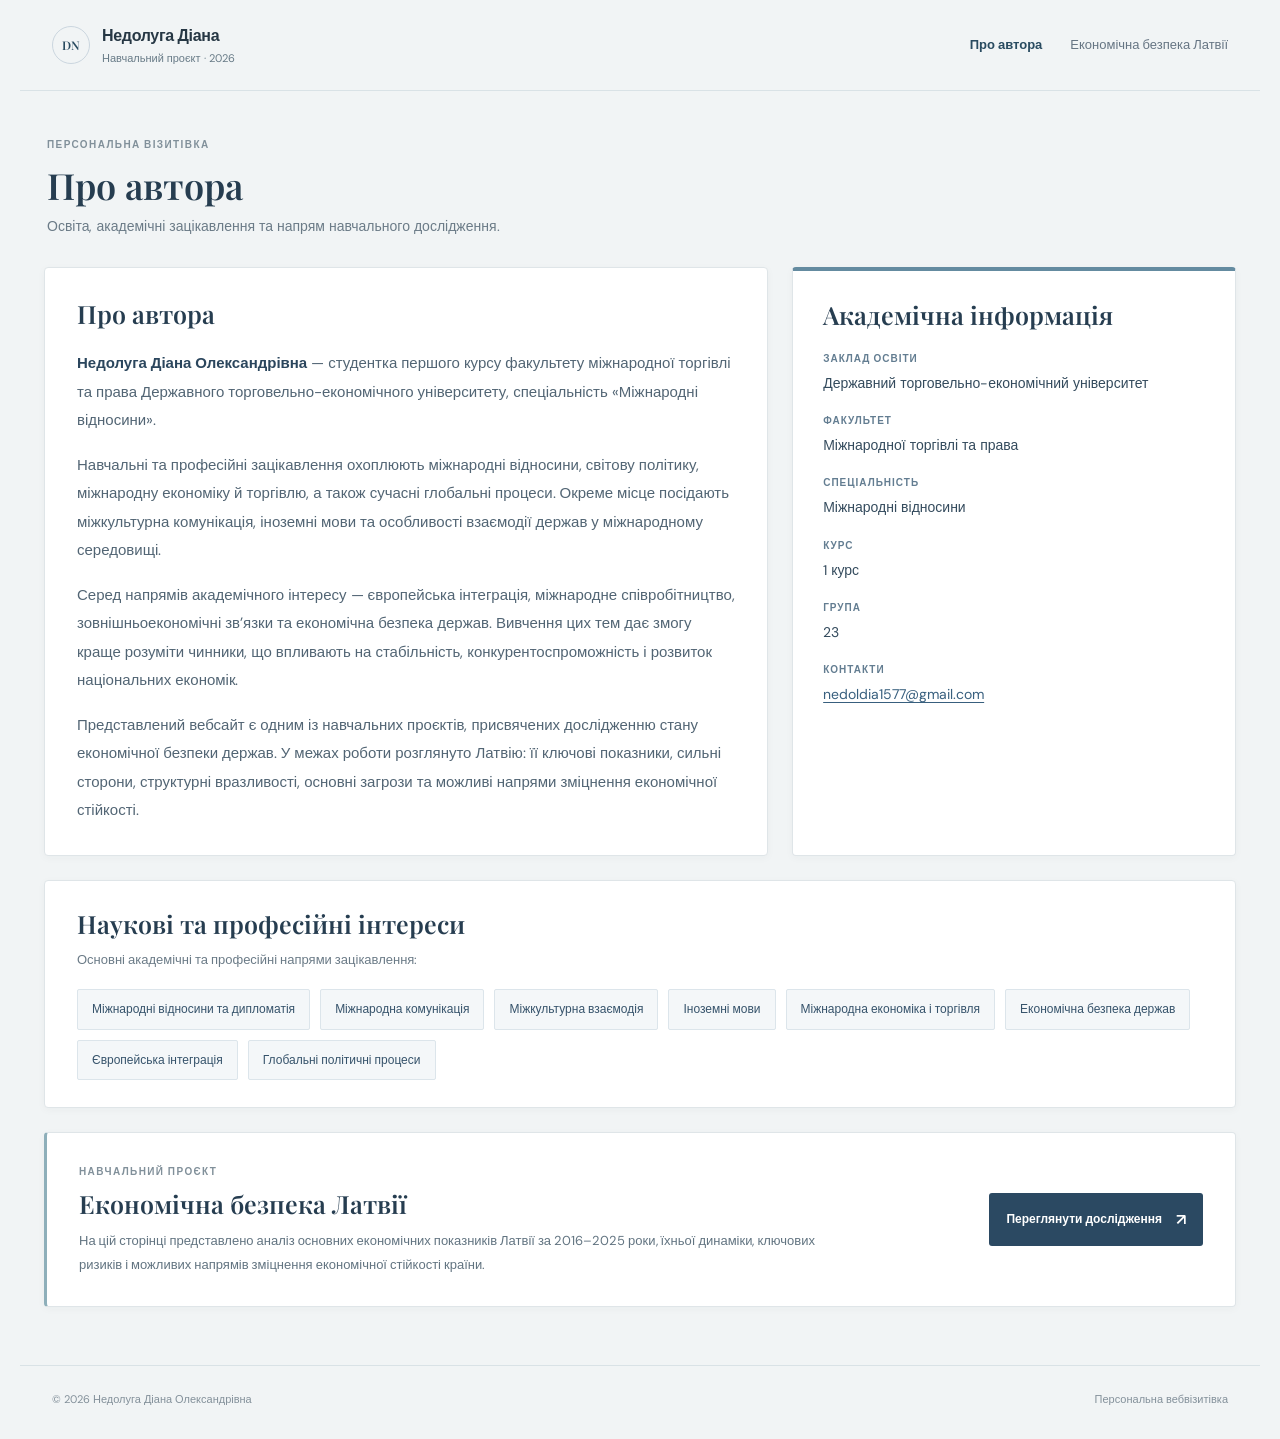
<file: index.html>
<!doctype html>
<html lang="uk">
<head>
  <meta charset="utf-8"><meta name="viewport" content="width=device-width, initial-scale=1">
  <meta name="description" content="Особиста сторінка Діани Недолуги — студентки міжнародних відносин.">
  <title>Про автора | Діана Недолуга</title>
  <link rel="stylesheet" href="styles.css">
  <link rel="preconnect" href="https://fonts.googleapis.com"><link rel="preconnect" href="https://fonts.gstatic.com" crossorigin>
  <link href="https://fonts.googleapis.com/css2?family=DM+Sans:wght@400;500;600;700&family=Playfair+Display:wght@500;600;700&display=swap" rel="stylesheet">
</head>
<body class="author-page">
<header class="topbar"><a class="wordmark" href="index.html"><span class="mark">DN</span><span>Недолуга Діана<small>Навчальний проєкт · 2026</small></span></a><nav><a class="active" href="index.html">Про автора</a><a href="latvia.html">Економічна безпека Латвії</a></nav></header>
<main class="author-main">
  <div class="author-page-heading"><span class="eyebrow">ПЕРСОНАЛЬНА ВІЗИТІВКА</span><h1>Про автора</h1><p>Освіта, академічні зацікавлення та напрям навчального дослідження.</p></div>
  <div class="profile-grid">
    <section class="profile-card biography-card"><h2>Про автора</h2>
      <p><strong>Недолуга Діана Олександрівна</strong> — студентка першого курсу факультету міжнародної торгівлі та права Державного торговельно-економічного університету, спеціальність «Міжнародні відносини».</p>
      <p>Навчальні та професійні зацікавлення охоплюють міжнародні відносини, світову політику, міжнародну економіку й торгівлю, а також сучасні глобальні процеси. Окреме місце посідають міжкультурна комунікація, іноземні мови та особливості взаємодії держав у міжнародному середовищі.</p>
      <p>Серед напрямів академічного інтересу — європейська інтеграція, міжнародне співробітництво, зовнішньоекономічні зв’язки та економічна безпека держав. Вивчення цих тем дає змогу краще розуміти чинники, що впливають на стабільність, конкурентоспроможність і розвиток національних економік.</p>
      <p>Представлений вебсайт є одним із навчальних проєктів, присвячених дослідженню стану економічної безпеки держав. У межах роботи розглянуто Латвію: її ключові показники, сильні сторони, структурні вразливості, основні загрози та можливі напрями зміцнення економічної стійкості.</p>
    </section>
    <aside class="profile-card academic-card"><h2>Академічна інформація</h2>
      <dl><div><dt>Заклад освіти</dt><dd>Державний торговельно-економічний університет</dd></div><div><dt>Факультет</dt><dd>Міжнародної торгівлі та права</dd></div><div><dt>Спеціальність</dt><dd>Міжнародні відносини</dd></div><div><dt>Курс</dt><dd>1 курс</dd></div><div><dt>Група</dt><dd>23</dd></div><div><dt>Контакти</dt><dd><a href="mailto:nedoldia1577@gmail.com">nedoldia1577@gmail.com</a></dd></div></dl>
    </aside>
  </div>
  <section class="profile-card interests-card"><h2>Наукові та професійні інтереси</h2><p class="card-lead">Основні академічні та професійні напрями зацікавлення:</p><div class="interest-pills"><span>Міжнародні відносини та дипломатія</span><span>Міжнародна комунікація</span><span>Міжкультурна взаємодія</span><span>Іноземні мови</span><span>Міжнародна економіка і торгівля</span><span>Економічна безпека держав</span><span>Європейська інтеграція</span><span>Глобальні політичні процеси</span></div></section>
  <section class="profile-card project-card"><div><span class="eyebrow">НАВЧАЛЬНИЙ ПРОЄКТ</span><h2>Економічна безпека Латвії</h2><p>На цій сторінці представлено аналіз основних економічних показників Латвії за 2016–2025 роки, їхньої динаміки, ключових ризиків і можливих напрямів зміцнення економічної стійкості країни.</p></div><a class="project-button" href="latvia.html">Переглянути дослідження <span>↗</span></a></section>
</main><footer><span>© 2026 Недолуга Діана Олександрівна</span><span>Персональна вебвізитівка</span></footer>
</body></html>
</file>
<file: styles.css>
:root{--ink:#1f2f3d;--navy:#1d3b55;--blue:#527b98;--muted:#667987;--soft:#f2f5f7;--line:#dfe6eb;--cream:#f8f8f5;--accent:#8ea9bc;--serif:'Playfair Display',Georgia,serif;--sans:'DM Sans',Arial,sans-serif}*{box-sizing:border-box}html{scroll-behavior:smooth}body{margin:0;color:var(--ink);background:#fff;font:16px/1.7 var(--sans)}a{color:inherit;text-decoration:none}.topbar{max-width:1180px;margin:auto;padding:22px 32px;display:flex;justify-content:space-between;align-items:center;gap:24px;border-bottom:1px solid var(--line)}.wordmark{display:flex;align-items:center;gap:12px;font-weight:700;letter-spacing:-.02em}.wordmark small{display:block;color:var(--muted);font-size:11px;font-weight:400;letter-spacing:0}.mark{width:38px;height:38px;border:1px solid #cbd6df;border-radius:50%;display:grid;place-items:center;color:var(--navy);font:600 12px var(--serif)}nav{display:flex;gap:28px;align-items:center}nav a{font-size:13px;color:#667583}nav a.active,nav a:hover{color:var(--navy);font-weight:700}.author-intro,.analysis-hero{max-width:1180px;margin:auto;padding:90px 32px 72px}.intro-label,.section-label{font-size:11px;letter-spacing:.16em;font-weight:700;color:#8292a0;display:flex;align-items:center;gap:10px}.line{height:1px;width:28px;background:#9aafc0}.kicker{font-size:13px;color:var(--blue);margin:38px 0 10px}.author-intro h1,.analysis-hero h1{font:600 clamp(48px,7vw,84px)/1.12 var(--serif);letter-spacing:-.04em;margin:0;color:var(--navy)}h1 em{font-style:normal;color:#7691a8}.intro-text{max-width:760px;font-size:18px;color:#5b6c7b;line-height:1.9;margin:25px 0 28px}.text-link{font-weight:700;font-size:14px;color:var(--navy);border-bottom:1px solid #b5c5d2;padding-bottom:6px}.text-link span{margin-left:12px}.author-content,.section{max-width:1180px;margin:auto;padding:38px 32px 64px}.section-label{padding-bottom:17px;border-bottom:1px solid var(--line);margin-bottom:26px}.education-block{display:grid;grid-template-columns:70px 1fr;gap:25px;padding:4px 0 58px}.edu-icon{height:56px;width:56px;background:#f0f4f6;border:1px solid #e0e7ec;border-radius:16px;display:grid;place-items:center;color:#67859f;font-size:22px}.education-block h2,.content-heading,.contact-section h2{font:600 clamp(26px,4vw,39px)/1.25 var(--serif);color:var(--navy);margin:0 0 15px}.education-block p{max-width:730px;color:var(--muted);margin:0}.details{margin-top:22px;border-left:2px solid #b8c8d5;padding-left:16px;display:grid;gap:5px;font-size:13px;color:#536879}.content-heading{margin-bottom:16px}.interest-grid{display:grid;grid-template-columns:repeat(3,1fr);gap:18px;padding:5px 0 62px}.interest-grid article{padding:24px 25px;border:1px solid var(--line);background:#fff;border-radius:4px}.interest-number{color:#91a6b8;font-size:12px;letter-spacing:.08em}.interest-grid h3,.actions-grid h3{font-size:17px;margin:13px 0 8px;color:var(--navy)}.interest-grid p,.actions-grid p{font-size:13px;color:var(--muted);margin:0}.project-note{background:var(--cream);border:1px solid #ece9e2;padding:32px;display:flex;align-items:center;justify-content:space-between;gap:25px;margin:0 0 40px}.project-note .kicker{margin:0 0 8px}.project-note h2{font:600 27px var(--serif);color:var(--navy);margin:0 0 12px}.project-note p:last-child{max-width:690px;color:var(--muted);font-size:14px;margin:0}.round-link{width:48px;height:48px;border:1px solid #cbd5dd;border-radius:50%;display:grid;place-items:center;flex-shrink:0;color:var(--navy);font-size:20px;transition:.2s}.round-link:hover{background:var(--navy);color:#fff}.contact-section{max-width:1180px;margin:0 auto 25px;padding:35px 32px 52px;background:var(--soft);display:flex;align-items:center;justify-content:space-between;gap:30px}.contact-section .section-label{border:0;padding:0;margin-bottom:12px}.contact-section h2{margin-bottom:8px}.contact-section p{font-size:13px;color:var(--muted);margin:0}.email{font-size:14px;font-weight:700;color:var(--navy)}.email span{color:var(--blue);margin-left:10px}.analysis-hero{padding-top:72px}.analysis-hero .kicker{margin:34px 0 10px}.analysis-hero h1{font-size:clamp(44px,6.5vw,76px)}.analysis-hero .intro-text{max-width:800px}.country-strip{display:grid;grid-template-columns:repeat(4,1fr);max-width:880px;border-top:1px solid var(--line);border-bottom:1px solid var(--line);margin-top:38px}.country-strip div{padding:17px 12px;border-right:1px solid var(--line)}.country-strip div:first-child{padding-left:0}.country-strip div:last-child{border:0}.country-strip small{display:block;color:#8292a0;font-size:11px}.country-strip strong{font-size:14px;color:var(--navy)}.section-intro{color:var(--muted);font-size:14px;max-width:820px;margin:0 0 27px}.stat-grid{display:grid;grid-template-columns:repeat(4,1fr);gap:14px}.stat-grid article{border:1px solid var(--line);padding:22px 20px;border-radius:3px;background:#fff}.stat-grid article>span{font-size:11px;color:#768795;display:block;min-height:36px}.stat-grid strong{display:block;font:600 32px var(--serif);color:var(--navy);margin:10px 0}.stat-grid small{font-size:11px;color:var(--muted);line-height:1.5;display:block}.small-note{font-size:11px;color:#8a969f;margin-top:16px}.chart-section{padding-top:25px}.charts-grid{display:grid;grid-template-columns:1fr 1fr;gap:18px}.chart-card{border:1px solid var(--line);border-radius:4px;padding:23px 24px 25px;min-width:0}.chart-head{display:flex;justify-content:space-between;align-items:flex-start;gap:14px}.chart-head>div{display:flex;gap:10px;align-items:flex-start}.chart-index{font:600 12px var(--serif);color:#91a6b8;border:1px solid #d7e1e8;border-radius:50%;width:25px;height:25px;display:grid;place-items:center;flex-shrink:0}.chart-head h3{font:600 18px var(--serif);margin:0;color:var(--navy)}.unit{font-size:10px;color:#8a969f;text-align:right}.chart-wrap{height:245px;margin:18px 0 6px}.chart-wrap canvas{width:100%!important;height:100%!important}.chart-explain{font-size:12px;color:#687887;line-height:1.75;margin:14px 0 0;padding-top:14px;border-top:1px solid #edf0f2}.chart-explain b{color:#435a6d}.table-scroll{overflow-x:auto;border:1px solid var(--line)}table{border-collapse:collapse;width:100%;min-width:650px;font-size:12px}th,td{padding:13px 15px;text-align:right;border-bottom:1px solid var(--line)}th:first-child,td:first-child{text-align:left}thead{background:#f5f7f8;color:#667887;font-size:11px}tbody tr:last-child td{border-bottom:0}tbody tr:hover{background:#fbfcfd}.note{margin-top:15px;background:#f7f8f8;border-left:3px solid #c4d1dc;padding:15px 18px;color:#73818c;font-size:12px;line-height:1.7}.note strong{color:#506475}.balance-grid{display:grid;grid-template-columns:1fr 1fr;gap:16px}.balance-card{padding:26px;border:1px solid var(--line);border-radius:4px}.balance-card h3{font:600 20px var(--serif);margin:0 0 18px;color:var(--navy)}.balance-card h3 span{font-family:var(--sans);color:#8298a9}.balance-card ul{margin:0;padding-left:18px;display:grid;gap:12px}.balance-card li{font-size:13px;color:#657582}.strengths{background:#f7faf8}.vulnerabilities{background:#fbf9f6}.threat-list{border-top:1px solid var(--line)}.threat-list article{display:grid;grid-template-columns:60px 1fr;gap:20px;padding:23px 4px;border-bottom:1px solid var(--line)}.risk-no{font:600 13px var(--serif);color:#91a6b8;padding-top:4px}.threat-list h3{font:600 19px var(--serif);color:var(--navy);margin:0 0 6px}.threat-list p{font-size:13px;color:var(--muted);margin:0;max-width:820px}.actions-grid{display:grid;grid-template-columns:repeat(3,1fr);gap:15px}.actions-grid article{padding:22px;border:1px solid var(--line);background:var(--cream)}.actions-grid b{font:600 12px var(--serif);color:#91a6b8}.conclusion{max-width:1116px;margin:12px auto 65px;padding:38px 40px;background:#243f59;color:white}.conclusion .section-label{border-color:#486077;color:#aec0ce}.conclusion h2{font:600 clamp(25px,4vw,38px) var(--serif);margin:0 0 18px}.conclusion p{font-size:14px;line-height:1.9;color:#d7e1e8;max-width:950px}.sources ol{padding-left:20px;color:#647786;font-size:12px;line-height:2}.sources a{color:#3f6587;text-decoration:underline;text-underline-offset:3px}.sources .small-note{background:#f7f8f8;padding:13px}.sources .content-heading{margin-bottom:18px}footer{max-width:1180px;margin:auto;padding:24px 32px 30px;border-top:1px solid var(--line);display:flex;justify-content:space-between;gap:20px;font-size:11px;color:#83909a}footer a{color:#536b7e}
@media(max-width:850px){.topbar{flex-direction:column;align-items:flex-start;padding:18px 24px}.topbar nav{flex-wrap:wrap;gap:15px}.author-intro,.analysis-hero{padding:62px 24px 50px}.author-content,.section{padding:32px 24px 48px}.interest-grid,.actions-grid{grid-template-columns:1fr 1fr}.stat-grid{grid-template-columns:1fr 1fr}.charts-grid{grid-template-columns:1fr}.contact-section{margin:0 24px 24px;padding:26px;flex-direction:column;align-items:flex-start}.conclusion{margin:12px 24px 45px;padding:28px}.country-strip{grid-template-columns:1fr 1fr}.country-strip div:nth-child(2){border-right:0}.country-strip div:nth-child(3){padding-left:0}.balance-grid{grid-template-columns:1fr}footer{margin:0 24px;flex-direction:column}}
@media(max-width:520px){nav a{font-size:12px}.author-intro h1{font-size:56px}.education-block{grid-template-columns:1fr;gap:15px}.interest-grid,.actions-grid,.stat-grid{grid-template-columns:1fr}.project-note{padding:23px;align-items:flex-start}.project-note h2{font-size:23px}.country-strip div{padding:14px 8px}.country-strip strong{font-size:12px}.chart-card{padding:17px}.chart-wrap{height:225px}.threat-list article{grid-template-columns:35px 1fr;gap:12px}.conclusion{padding:23px}.analysis-hero h1{font-size:46px}}
/* Profile page layout inspired by the supplied academic profile reference */
.author-page{background:#f3f5f6}.author-page .topbar{max-width:1240px;background:#f3f5f6}.author-main{max-width:1240px;margin:0 auto;padding:34px 24px 58px}.author-page-heading{margin:0 0 24px;padding:4px 3px}.author-page-heading .eyebrow,.profile-card .eyebrow{font-size:10px;letter-spacing:.14em;font-weight:700;color:#81909a}.author-page-heading h1{font:600 36px/1.2 var(--serif);color:#263d50;margin:8px 0 8px}.author-page-heading p{margin:0;color:#6b7b87;font-size:14px}.profile-grid{display:grid;grid-template-columns:1.55fr .95fr;gap:24px;align-items:stretch}.profile-card{background:#fff;border:1px solid #dfe5e8;border-radius:4px;box-shadow:0 2px 9px rgba(25,45,60,.035);padding:30px 32px}.profile-card h2{font:600 25px/1.25 var(--serif);color:#263d50;margin:0 0 20px}.biography-card p{font-size:15px;line-height:1.9;color:#526574;margin:0 0 16px}.biography-card p:last-child{margin-bottom:0}.academic-card{border-top:3px solid #c5a765;padding:28px 30px}.academic-card dl{margin:0;display:grid;gap:17px}.academic-card dl div{display:grid;gap:5px}.academic-card dt{font-size:10px;letter-spacing:.1em;text-transform:uppercase;color:#7b8994;font-weight:700}.academic-card dd{margin:0;font-size:14px;line-height:1.65;color:#344b5d}.academic-card dd a{color:#385f7e;text-decoration:underline;text-underline-offset:3px}.interests-card{margin-top:24px;padding:27px 32px}.interests-card h2{margin-bottom:10px}.card-lead{color:#6b7b87;font-size:13px;margin:0 0 18px}.interest-pills{display:flex;flex-wrap:wrap;gap:10px}.interest-pills span{padding:9px 14px;border:1px solid #e1e7eb;background:#f8fafb;border-radius:3px;color:#425a6d;font-size:12px}.project-card{margin-top:24px;display:flex;align-items:center;justify-content:space-between;gap:26px;border-left:3px solid #9bb2c4}.project-card .eyebrow{display:block;margin-bottom:8px}.project-card h2{margin:0 0 10px}.project-card p{max-width:760px;margin:0;color:#627481;font-size:13px;line-height:1.8}.project-button{display:inline-flex;align-items:center;gap:14px;white-space:nowrap;padding:13px 17px;background:#2b4962;color:white;font-size:12px;font-weight:600;border-radius:3px;transition:background .2s}.project-button:hover{background:#1c3448}.project-button span{font-size:16px}.author-page footer{max-width:1240px}
@media(max-width:850px){.author-main{padding:26px 24px 42px}.profile-grid{grid-template-columns:1fr}.project-card{align-items:flex-start;flex-direction:column}.academic-card dl{grid-template-columns:1fr 1fr;column-gap:24px}.academic-card dl div:last-child{grid-column:1/-1}}
@media(max-width:520px){.author-main{padding:22px 15px 36px}.author-page-heading h1{font-size:31px}.profile-card{padding:23px 20px}.academic-card dl{grid-template-columns:1fr}.academic-card dl div:last-child{grid-column:auto}.interest-pills{gap:7px}.interest-pills span{font-size:11px;padding:8px 10px}.project-button{white-space:normal}.author-page footer{margin:0 15px}}
/* Refinements based on the author's feedback and the submitted assessment report */
.academic-card{border-top:4px solid #315d7a}
.academic-card dt{color:#637d91}
.biography-card p strong{color:#2b465d;font-weight:700}
.interest-pills span{border-color:#dce5eb;background:#f4f7f9;color:#36536b;border-radius:2px}
.component-grid{display:grid;grid-template-columns:repeat(3,1fr);gap:14px}
.component-grid article{background:#fff;border:1px solid #e0e6e9;border-top:2px solid #9db3c3;padding:21px 22px;border-radius:3px}
.component-grid h3{font:600 17px var(--serif);color:#29465e;margin:0 0 9px}
.component-grid p{font-size:12px;line-height:1.8;color:#687987;margin:0}
.report-note{margin-top:18px;padding:15px 18px;background:#f2f6f8;border-left:3px solid #7895aa;color:#637583;font-size:12px;line-height:1.75}
.report-note strong{color:#38566e}
.strengths{background:#e5f1e8;border-color:#c9dfcf}
.strengths h3{color:#315b43}
.strengths h3 span{color:#4d8a62}
.vulnerabilities{background:#fff0e6;border-color:#edcdbd}
.vulnerabilities h3{color:#8c4b32}
.vulnerabilities h3 span{color:#c47751}
.threat-list{border-top:0;background:#fff5f4;border:1px solid #e8c4c1;border-left:4px solid #b94d4b;border-radius:3px;padding:4px 22px}
.threat-list article{border-bottom:1px solid #f2e3e3;padding:22px 2px}
.threat-list article:last-child{border-bottom:0}
.risk-no{color:#b64c49}
.threat-list h3{color:#873b39}
.threat-list p{color:#746a69}
.actions-grid{grid-template-columns:repeat(2,1fr)}
.actions-grid article{background:#f4f7f9;border:1px solid #e0e7ec;border-left:3px solid #8da7ba;border-radius:3px;padding:24px}
.actions-grid article b{color:#59778f;letter-spacing:.04em;font:700 10px var(--sans)}
.actions-grid article h3{font:600 18px var(--serif);color:#29465e;margin:10px 0}
.actions-grid article p{font-size:12px;line-height:1.8;color:#687987;margin:0}
.conclusion{background:rgba(72,112,143,.13);border:1px solid rgba(63,101,130,.27);border-left:4px solid #527b98;color:#263f53;border-radius:3px}
.conclusion .section-label{border-color:#c6d4de;color:#607d93}
.conclusion h2{color:#29465e}
.conclusion p{color:#566b7a}
@media(max-width:850px){.component-grid{grid-template-columns:1fr 1fr}.actions-grid{grid-template-columns:1fr 1fr}}
@media(max-width:520px){.component-grid,.actions-grid{grid-template-columns:1fr}.threat-list{padding:3px 13px}}

/* Clearer, coordinated color accents across the analysis page */
.threat-list h3{color:#873b39}
.threat-list article{border-bottom-color:#efd8d6}
.balance-card.strengths{box-shadow:inset 0 3px 0 #6f9d7b}
.balance-card.vulnerabilities{box-shadow:inset 0 3px 0 #d58b61}

/* Subtle site-wide palette update: cool light-grey canvas, softer blue-teal accents */
:root{--ink:#263744;--navy:#294b60;--blue:#648ba0;--muted:#687b87;--soft:#eaf0f2;--line:#d9e2e6;--cream:#f1f4f3;--accent:#86a9b7}
body:not(.author-page){background:#f3f6f6}
body:not(.author-page) .topbar{background:#f3f6f6}
body:not(.author-page) .analysis-hero{background:linear-gradient(180deg,#eaf1f3 0%,rgba(234,241,243,0) 100%)}
body:not(.author-page) .chart-card,body:not(.author-page) .stat-grid article,body:not(.author-page) .interest-grid article,body:not(.author-page) .component-grid article{background:#fff}
body:not(.author-page) .chart-card{border-color:#d7e2e6}
body:not(.author-page) .stat-grid article{border-top:2px solid #9ab5c0}
body:not(.author-page) .project-note,body:not(.author-page) .actions-grid article{background:#edf2f2;border-color:#dce5e6}
body:not(.author-page) .contact-section{background:#e9eff1}
body:not(.author-page) .conclusion{background:rgba(103,148,169,.14);border-color:rgba(83,126,148,.3);border-left-color:#648ba0}
.author-page{background:#f1f4f5}
.author-page .topbar{background:#f1f4f5}
.author-page .academic-card{border-top-color:#648ba0}
.author-page .project-card{border-left-color:#8eafba}
</file>
